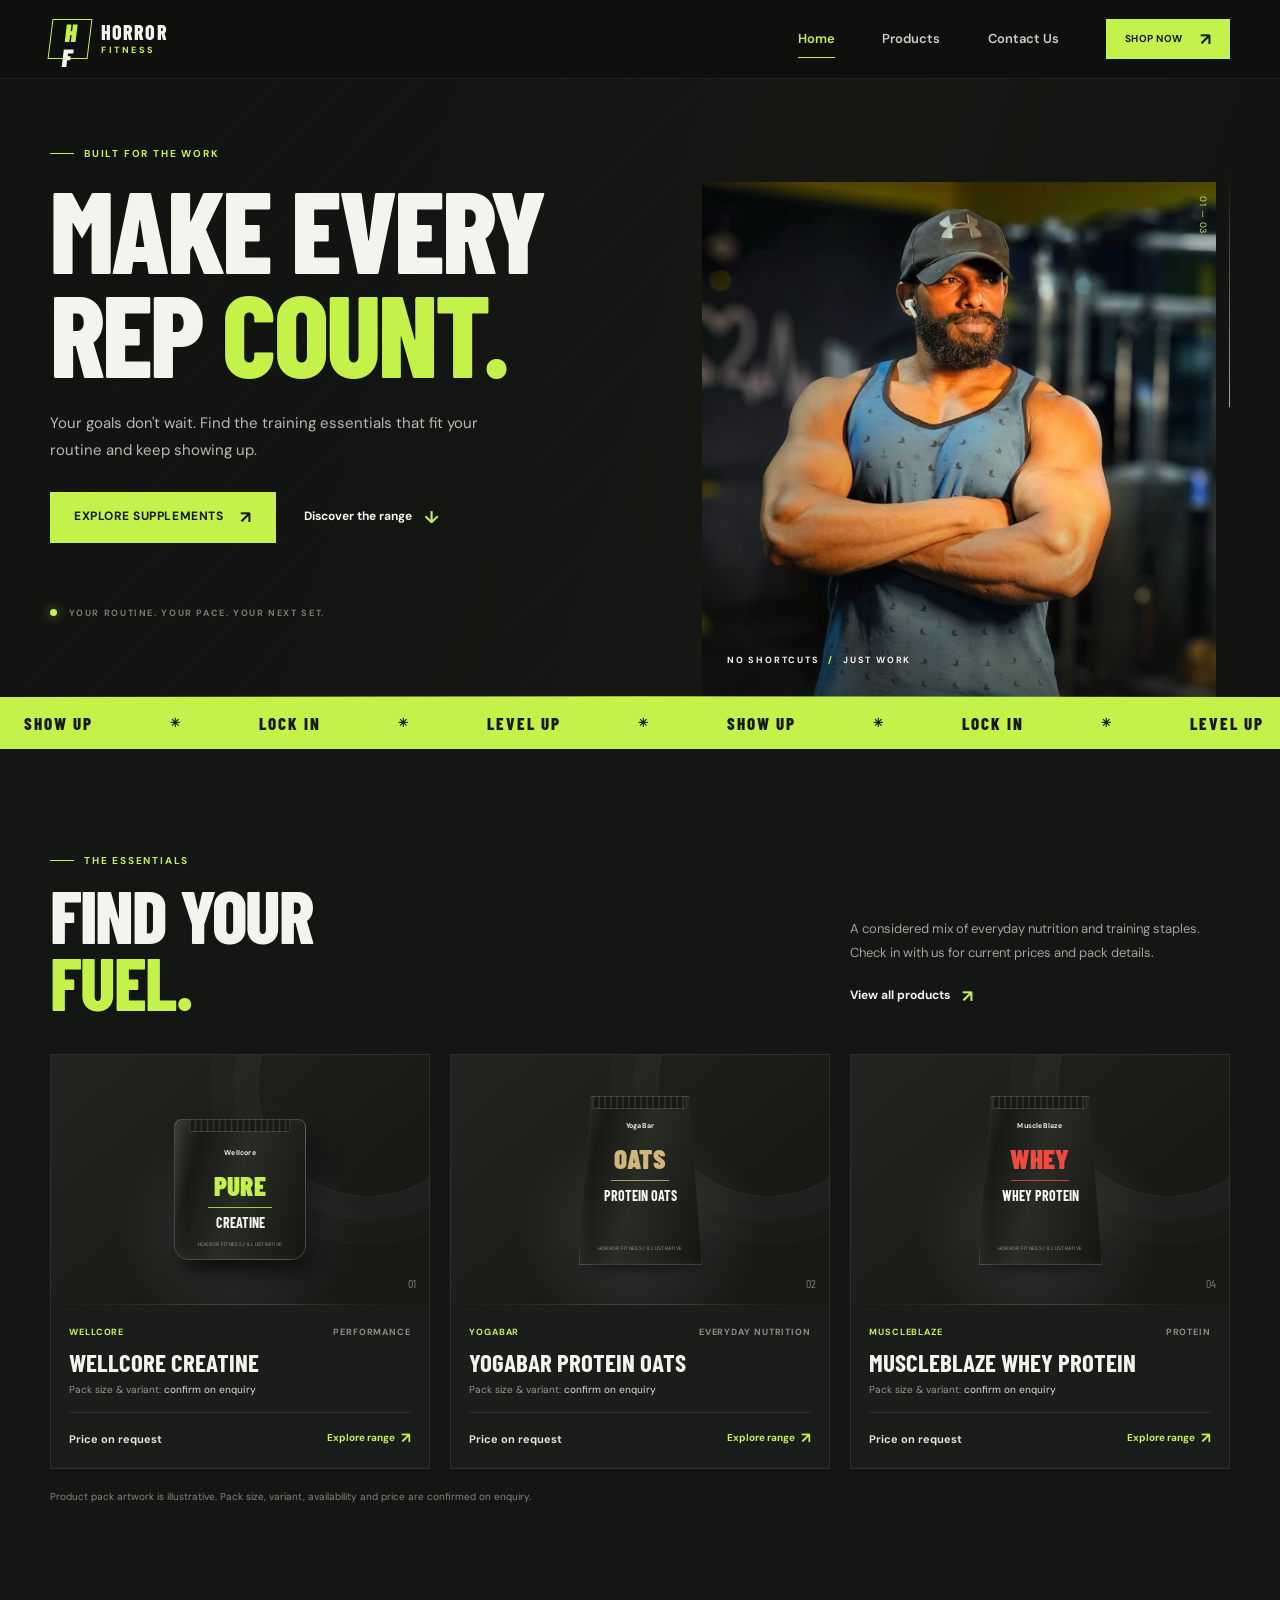
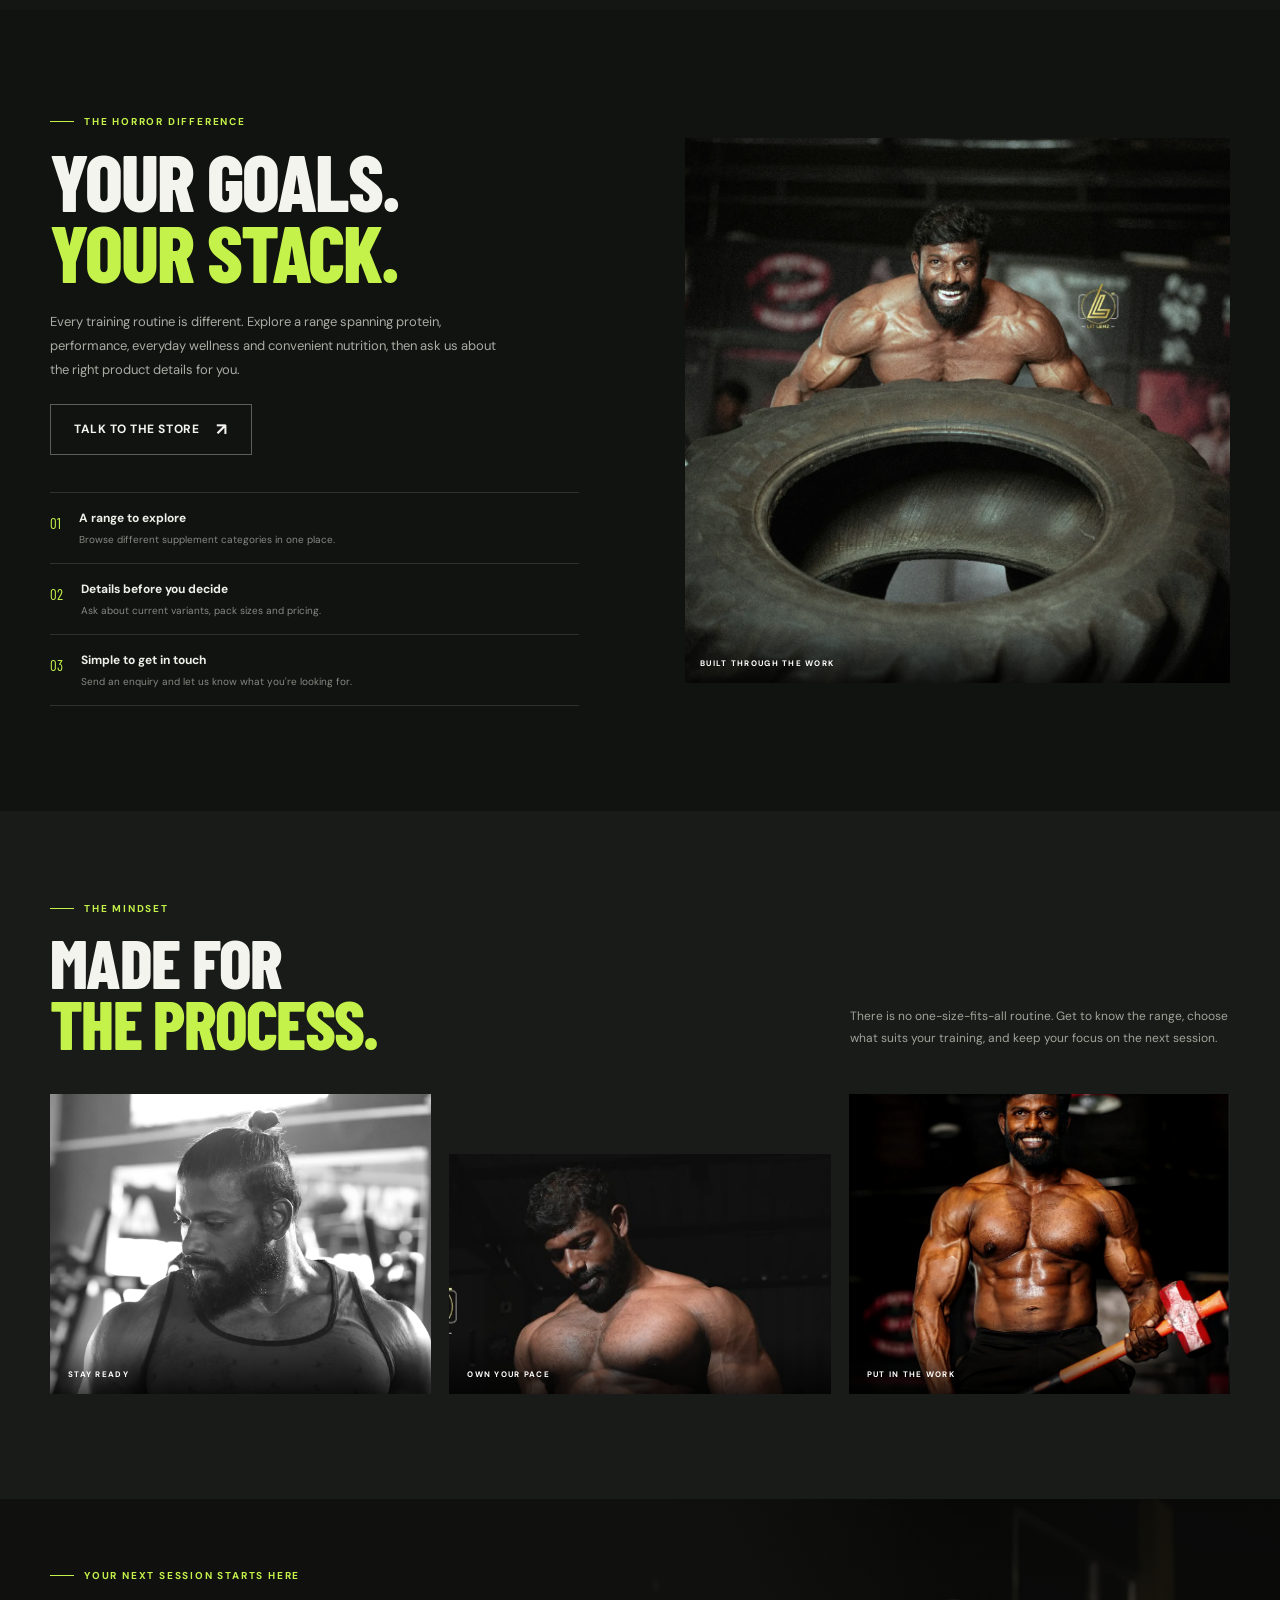
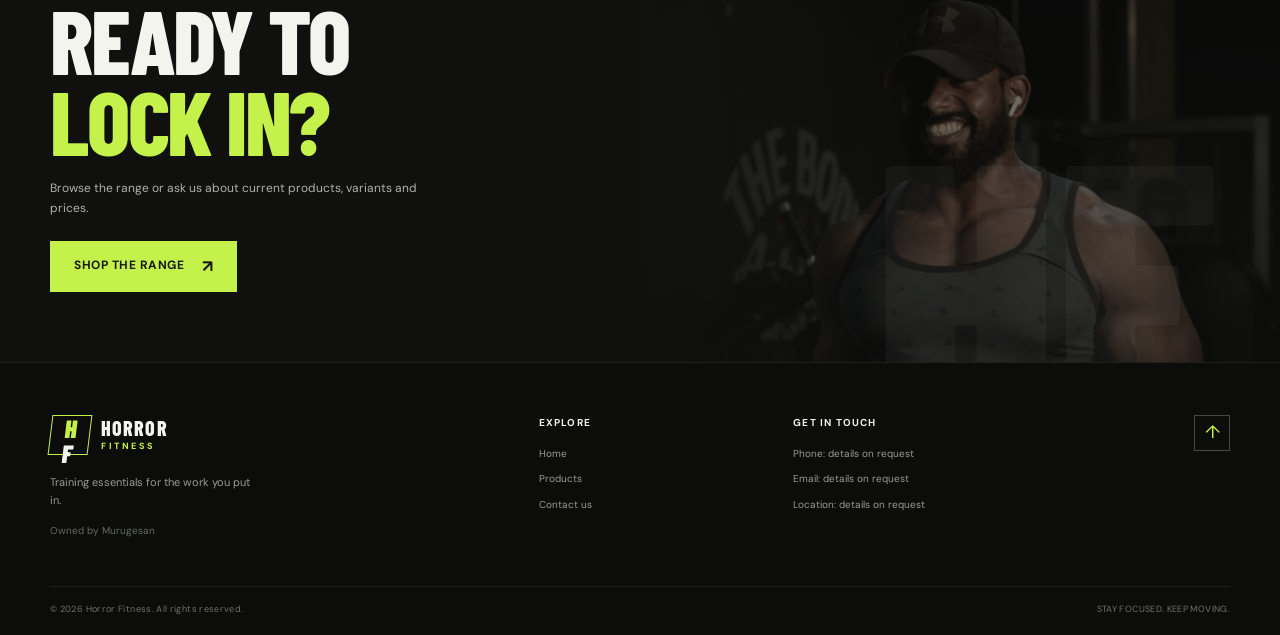
<file: index.html>
<!doctype html>
<html lang="en">
<head>
  <meta charset="utf-8">
  <meta name="viewport" content="width=device-width, initial-scale=1">
  <meta name="theme-color" content="#10110f">
  <meta name="description" content="Horror Fitness by Murugesan — supplements for your next training session. Explore the range and enquire about availability.">
  <title>Horror Fitness | Fuel Your Next Session</title>
  <link rel="stylesheet" href="css/style.css">
  <script src="js/script.js" defer></script>
</head>
<body>
  <a class="skip-link" href="#main">Skip to content</a>
  <header class="site-header">
    <div class="container nav-shell">
      <a class="brand" href="index.html" aria-label="Horror Fitness home">
        <span class="brand-mark" aria-hidden="true">H<span>F</span></span>
        <span class="brand-name">HORROR<span>FITNESS</span></span>
      </a>
      <button class="nav-toggle" type="button" aria-expanded="false" aria-controls="primary-nav">
        <span class="sr-only">Toggle navigation</span>
        <span></span><span></span>
      </button>
      <nav class="primary-nav" id="primary-nav" aria-label="Main navigation">
        <a class="nav-link is-current" href="index.html" aria-current="page">Home</a>
        <a class="nav-link" href="products.html">Products</a>
        <a class="nav-link" href="contact.html">Contact Us</a>
        <a class="button button-small button-lime" href="products.html">Shop now <span aria-hidden="true">↗</span></a>
      </nav>
    </div>
  </header>

  <main id="main">
    <section class="hero">
      <div class="container hero-grid">
        <div class="hero-copy">
          <p class="eyebrow"><span class="eyebrow-line"></span> Built for the work</p>
          <h1>MAKE EVERY<br>REP <span>COUNT.</span></h1>
          <p class="hero-lede">Your goals don't wait. Find the training essentials that fit your routine and keep showing up.</p>
          <div class="hero-actions">
            <a class="button button-lime" href="products.html">Explore supplements <span aria-hidden="true">↗</span></a>
            <a class="text-link" href="#featured">Discover the range <span aria-hidden="true">↓</span></a>
          </div>
          <div class="hero-note"><span class="status-dot"></span> YOUR ROUTINE. YOUR PACE. YOUR NEXT SET.</div>
        </div>
        <div class="hero-visual">
          <div class="hero-image-frame">
            <img src="assets/images/hero-athlete.png" alt="Athlete standing confidently in a gym" fetchpriority="high">
          </div>
          <span class="hero-image-label">NO SHORTCUTS <span aria-hidden="true">/</span> JUST WORK</span>
          <span class="hero-index" aria-hidden="true">01 — 03</span>
        </div>
      </div>
      <div class="hero-floor" aria-hidden="true"></div>
    </section>

    <section class="ticker" aria-label="Horror Fitness motto">
      <div class="ticker-track"><span>SHOW UP</span><i>✳</i><span>LOCK IN</span><i>✳</i><span>LEVEL UP</span><i>✳</i><span>SHOW UP</span><i>✳</i><span>LOCK IN</span><i>✳</i><span>LEVEL UP</span><i>✳</i></div>
    </section>

    <section class="section section-featured" id="featured">
      <div class="container">
        <div class="section-heading reveal">
          <div>
            <p class="eyebrow"><span class="eyebrow-line"></span> The essentials</p>
            <h2>FIND YOUR<br><span>FUEL.</span></h2>
          </div>
          <div class="section-heading-side">
            <p>A considered mix of everyday nutrition and training staples. Check in with us for current prices and pack details.</p>
            <a class="text-link" href="products.html">View all products <span aria-hidden="true">↗</span></a>
          </div>
        </div>
        <div class="product-grid featured-grid" data-featured-products></div>
        <p class="catalogue-note">Product pack artwork is illustrative. Pack size, variant, availability and price are confirmed on enquiry.</p>
      </div>
    </section>

    <section class="section section-why">
      <div class="container why-layout">
        <div class="why-copy reveal">
          <p class="eyebrow"><span class="eyebrow-line"></span> The Horror difference</p>
          <h2>YOUR GOALS.<br><span>YOUR STACK.</span></h2>
          <p class="body-copy">Every training routine is different. Explore a range spanning protein, performance, everyday wellness and convenient nutrition, then ask us about the right product details for you.</p>
          <a class="button button-outline" href="contact.html">Talk to the store <span aria-hidden="true">↗</span></a>
          <div class="benefit-list">
            <div><span class="benefit-number">01</span><span><strong>A range to explore</strong><small>Browse different supplement categories in one place.</small></span></div>
            <div><span class="benefit-number">02</span><span><strong>Details before you decide</strong><small>Ask about current variants, pack sizes and pricing.</small></span></div>
            <div><span class="benefit-number">03</span><span><strong>Simple to get in touch</strong><small>Send an enquiry and let us know what you're looking for.</small></span></div>
          </div>
        </div>
        <div class="photo-mosaic reveal" aria-label="Horror Fitness training moments">
          <figure class="why-photo">
            <img src="assets/images/tire-training.png" alt="Athlete working with a heavy training tire" loading="lazy">
            <figcaption>BUILT THROUGH THE WORK</figcaption>
          </figure>
        </div>
      </div>
    </section>

    <section class="section training-strip">
      <div class="container">
        <div class="strip-top reveal">
          <div><p class="eyebrow"><span class="eyebrow-line"></span> The mindset</p><h2>MADE FOR<br><span>THE PROCESS.</span></h2></div>
          <p>There is no one-size-fits-all routine. Get to know the range, choose what suits your training, and keep your focus on the next session.</p>
        </div>
        <div class="training-gallery">
          <figure class="gallery-card gallery-tall reveal"><img src="assets/images/athlete-mono.png" alt="Black-and-white portrait of an athlete at the gym" loading="lazy"><figcaption>STAY READY</figcaption></figure>
          <figure class="gallery-card gallery-short reveal"><img src="assets/images/dumbbell-training.png" alt="Athlete holding dumbbells after a training set" loading="lazy"><figcaption>OWN YOUR PACE</figcaption></figure>
          <figure class="gallery-card gallery-tall reveal"><img src="assets/images/hammer-training.png" alt="Athlete holding a training hammer" loading="lazy"><figcaption>PUT IN THE WORK</figcaption></figure>
        </div>
      </div>
    </section>

    <section class="promo-banner">
      <div class="promo-image" aria-hidden="true"><img src="assets/images/barbell-training.png" alt="" loading="lazy"></div>
      <div class="container promo-content reveal">
        <p class="eyebrow"><span class="eyebrow-line"></span> Your next session starts here</p>
        <h2>READY TO<br><span>LOCK IN?</span></h2>
        <p>Browse the range or ask us about current products, variants and prices.</p>
        <a class="button button-lime" href="products.html">Shop the range <span aria-hidden="true">↗</span></a>
      </div>
      <span class="promo-watermark" aria-hidden="true">HF</span>
    </section>
  </main>

  <footer class="site-footer">
    <div class="container footer-main">
      <div class="footer-brand">
        <a class="brand" href="index.html" aria-label="Horror Fitness home"><span class="brand-mark" aria-hidden="true">H<span>F</span></span><span class="brand-name">HORROR<span>FITNESS</span></span></a>
        <p>Training essentials for the work you put in.</p>
        <span class="owner-note">Owned by Murugesan</span>
      </div>
      <div class="footer-column"><h2>Explore</h2><a href="index.html">Home</a><a href="products.html">Products</a><a href="contact.html">Contact us</a></div>
      <div class="footer-column"><h2>Get in touch</h2><a href="contact.html">Phone: details on request</a><a href="contact.html">Email: details on request</a><a href="contact.html">Location: details on request</a></div>
      <a class="back-top" href="#main" aria-label="Back to top">↑</a>
    </div>
    <div class="container footer-bottom"><span>© <span data-year>2026</span> Horror Fitness. All rights reserved.</span><span>STAY FOCUSED. KEEP MOVING.</span></div>
  </footer>
</body>
</html>
</file>
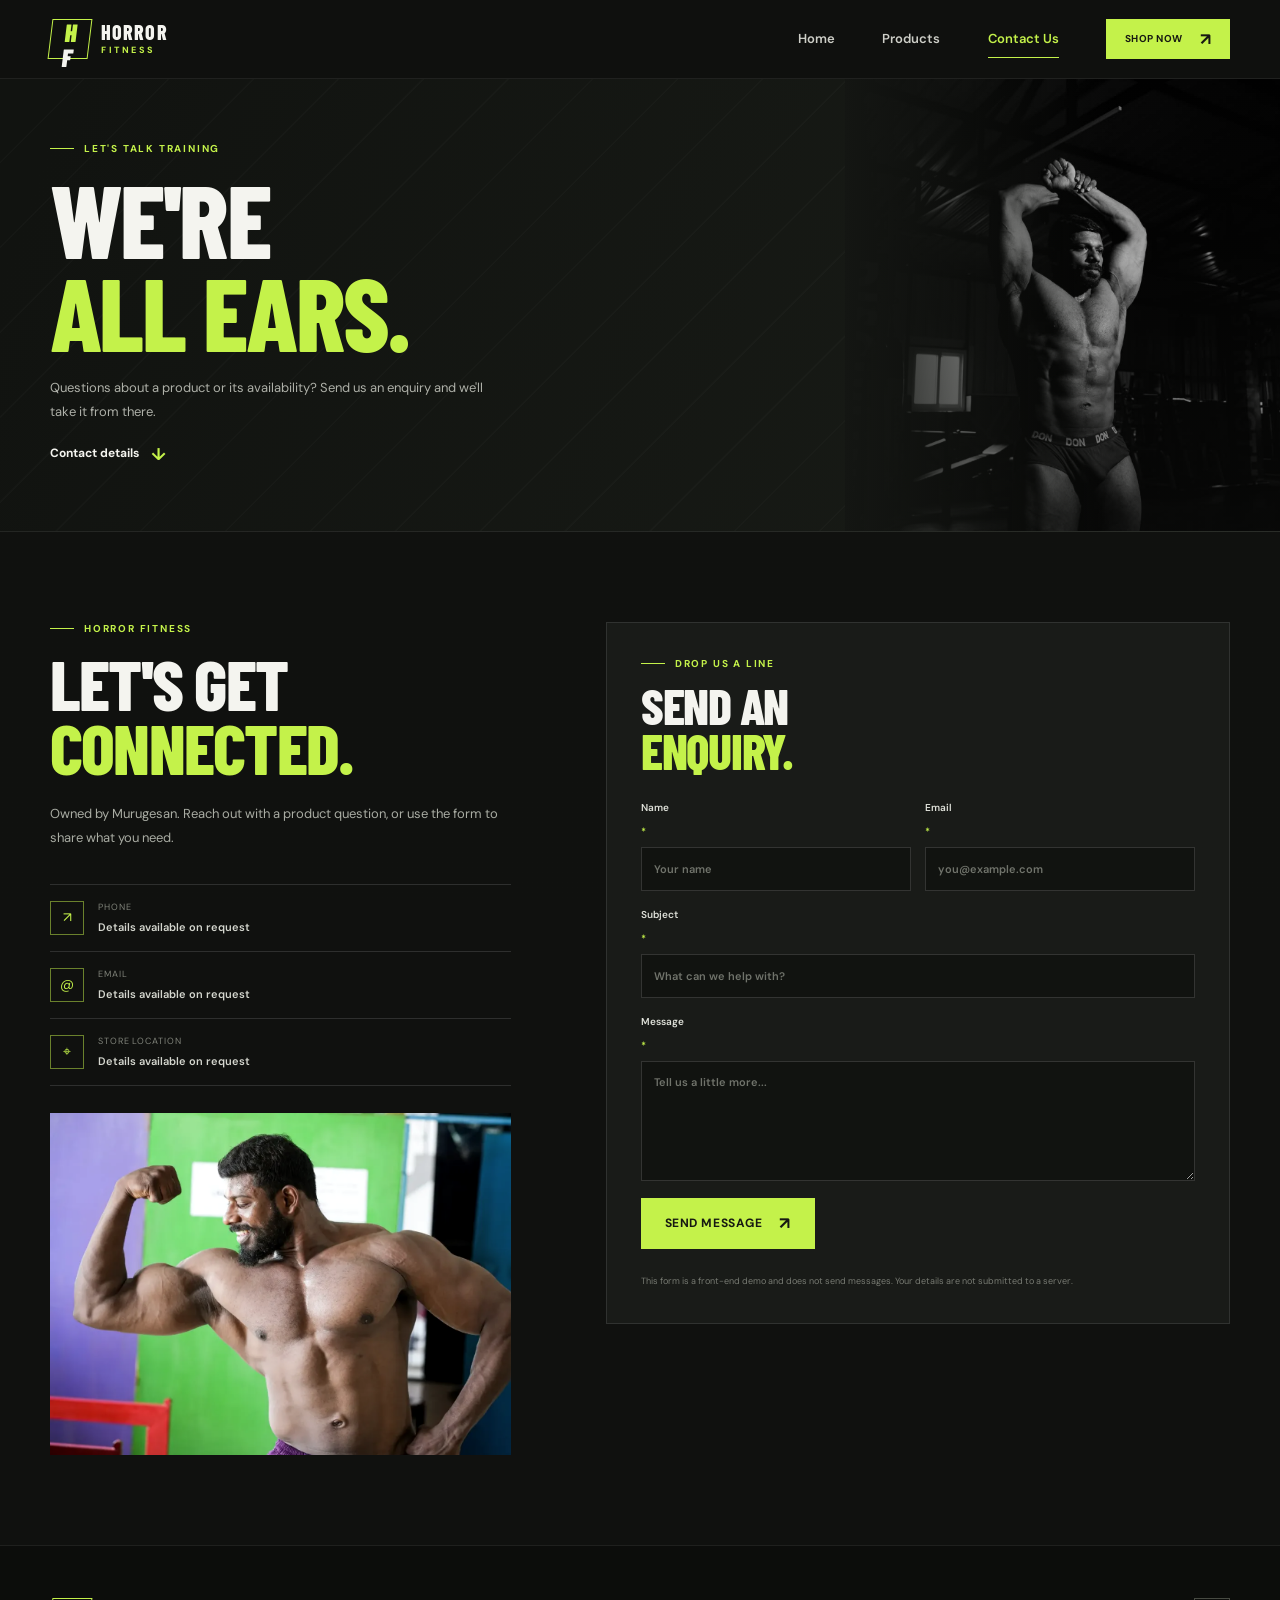
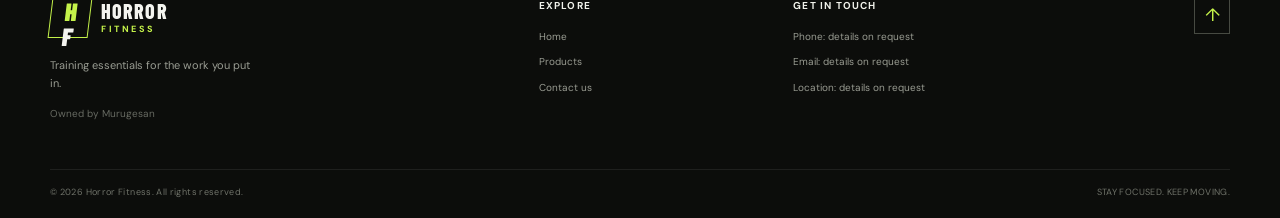
<file: contact.html>
<!doctype html>
<html lang="en">
<head>
  <meta charset="utf-8">
  <meta name="viewport" content="width=device-width, initial-scale=1">
  <meta name="theme-color" content="#10110f">
  <meta name="description" content="Contact Horror Fitness, owned by Murugesan, with a question about supplements or product availability.">
  <title>Contact Us | Horror Fitness</title>
  <link rel="stylesheet" href="css/style.css">
  <script src="js/script.js" defer></script>
</head>
<body>
  <a class="skip-link" href="#main">Skip to content</a>
  <header class="site-header">
    <div class="container nav-shell">
      <a class="brand" href="index.html" aria-label="Horror Fitness home"><span class="brand-mark" aria-hidden="true">H<span>F</span></span><span class="brand-name">HORROR<span>FITNESS</span></span></a>
      <button class="nav-toggle" type="button" aria-expanded="false" aria-controls="primary-nav"><span class="sr-only">Toggle navigation</span><span></span><span></span></button>
      <nav class="primary-nav" id="primary-nav" aria-label="Main navigation">
        <a class="nav-link" href="index.html">Home</a>
        <a class="nav-link" href="products.html">Products</a>
        <a class="nav-link is-current" href="contact.html" aria-current="page">Contact Us</a>
        <a class="button button-small button-lime" href="products.html">Shop now <span aria-hidden="true">↗</span></a>
      </nav>
    </div>
  </header>

  <main id="main">
    <section class="page-hero contact-hero">
      <div class="container page-hero-content">
        <p class="eyebrow"><span class="eyebrow-line"></span> Let's talk training</p>
        <h1>WE'RE<br><span>ALL EARS.</span></h1>
        <p>Questions about a product or its availability? Send us an enquiry and we'll take it from there.</p>
        <a class="text-link" href="#contact-details">Contact details <span aria-hidden="true">↓</span></a>
      </div>
      <div class="contact-hero-image"><img src="assets/images/pose-mono.png" alt="Athlete posing in a gym" fetchpriority="high"></div>
    </section>

    <section class="section contact-section" id="contact-details">
      <div class="container contact-layout">
        <div class="contact-info reveal">
          <p class="eyebrow"><span class="eyebrow-line"></span> Horror Fitness</p>
          <h2>LET'S GET<br><span>CONNECTED.</span></h2>
          <p class="body-copy">Owned by Murugesan. Reach out with a product question, or use the form to share what you need.</p>
          <div class="contact-detail-list">
            <div><span class="detail-icon" aria-hidden="true">↗</span><span><small>Phone</small><strong>Details available on request</strong></span></div>
            <div><span class="detail-icon" aria-hidden="true">@</span><span><small>Email</small><strong>Details available on request</strong></span></div>
            <div><span class="detail-icon" aria-hidden="true">⌖</span><span><small>Store location</small><strong>Details available on request</strong></span></div>
          </div>
          <div class="contact-photo-row" aria-label="Horror Fitness training photography">
            <img src="assets/images/flex-training.png" alt="Athlete flexing during a training session" loading="lazy">
          </div>
        </div>
        <div class="form-card reveal">
          <div class="form-heading"><p class="eyebrow"><span class="eyebrow-line"></span> Drop us a line</p><h2>SEND AN<br><span>ENQUIRY.</span></h2></div>
          <form id="contact-form" novalidate>
            <div class="form-row">
              <label for="contact-name">Name <span aria-hidden="true">*</span><input id="contact-name" name="name" type="text" autocomplete="name" required minlength="2" maxlength="80" placeholder="Your name"></label>
              <label for="contact-email">Email <span aria-hidden="true">*</span><input id="contact-email" name="email" type="email" autocomplete="email" required maxlength="254" placeholder="you@example.com"></label>
            </div>
            <label for="contact-subject">Subject <span aria-hidden="true">*</span><input id="contact-subject" name="subject" type="text" required minlength="3" maxlength="120" placeholder="What can we help with?"></label>
            <label for="contact-message">Message <span aria-hidden="true">*</span><textarea id="contact-message" name="message" rows="5" required minlength="10" maxlength="2000" placeholder="Tell us a little more..."></textarea></label>
            <button class="button button-lime form-submit" type="submit">Send message <span aria-hidden="true">↗</span></button>
            <p class="form-feedback" data-form-feedback role="status" aria-live="polite"></p>
            <p class="form-disclaimer">This form is a front-end demo and does not send messages. Your details are not submitted to a server.</p>
          </form>
        </div>
      </div>
    </section>
  </main>

  <footer class="site-footer">
    <div class="container footer-main">
      <div class="footer-brand"><a class="brand" href="index.html" aria-label="Horror Fitness home"><span class="brand-mark" aria-hidden="true">H<span>F</span></span><span class="brand-name">HORROR<span>FITNESS</span></span></a><p>Training essentials for the work you put in.</p><span class="owner-note">Owned by Murugesan</span></div>
      <div class="footer-column"><h2>Explore</h2><a href="index.html">Home</a><a href="products.html">Products</a><a href="contact.html">Contact us</a></div>
      <div class="footer-column"><h2>Get in touch</h2><a href="#contact-details">Phone: details on request</a><a href="#contact-details">Email: details on request</a><a href="#contact-details">Location: details on request</a></div>
      <a class="back-top" href="#main" aria-label="Back to top">↑</a>
    </div>
    <div class="container footer-bottom"><span>© <span data-year>2026</span> Horror Fitness. All rights reserved.</span><span>STAY FOCUSED. KEEP MOVING.</span></div>
  </footer>
</body>
</html>
</file>
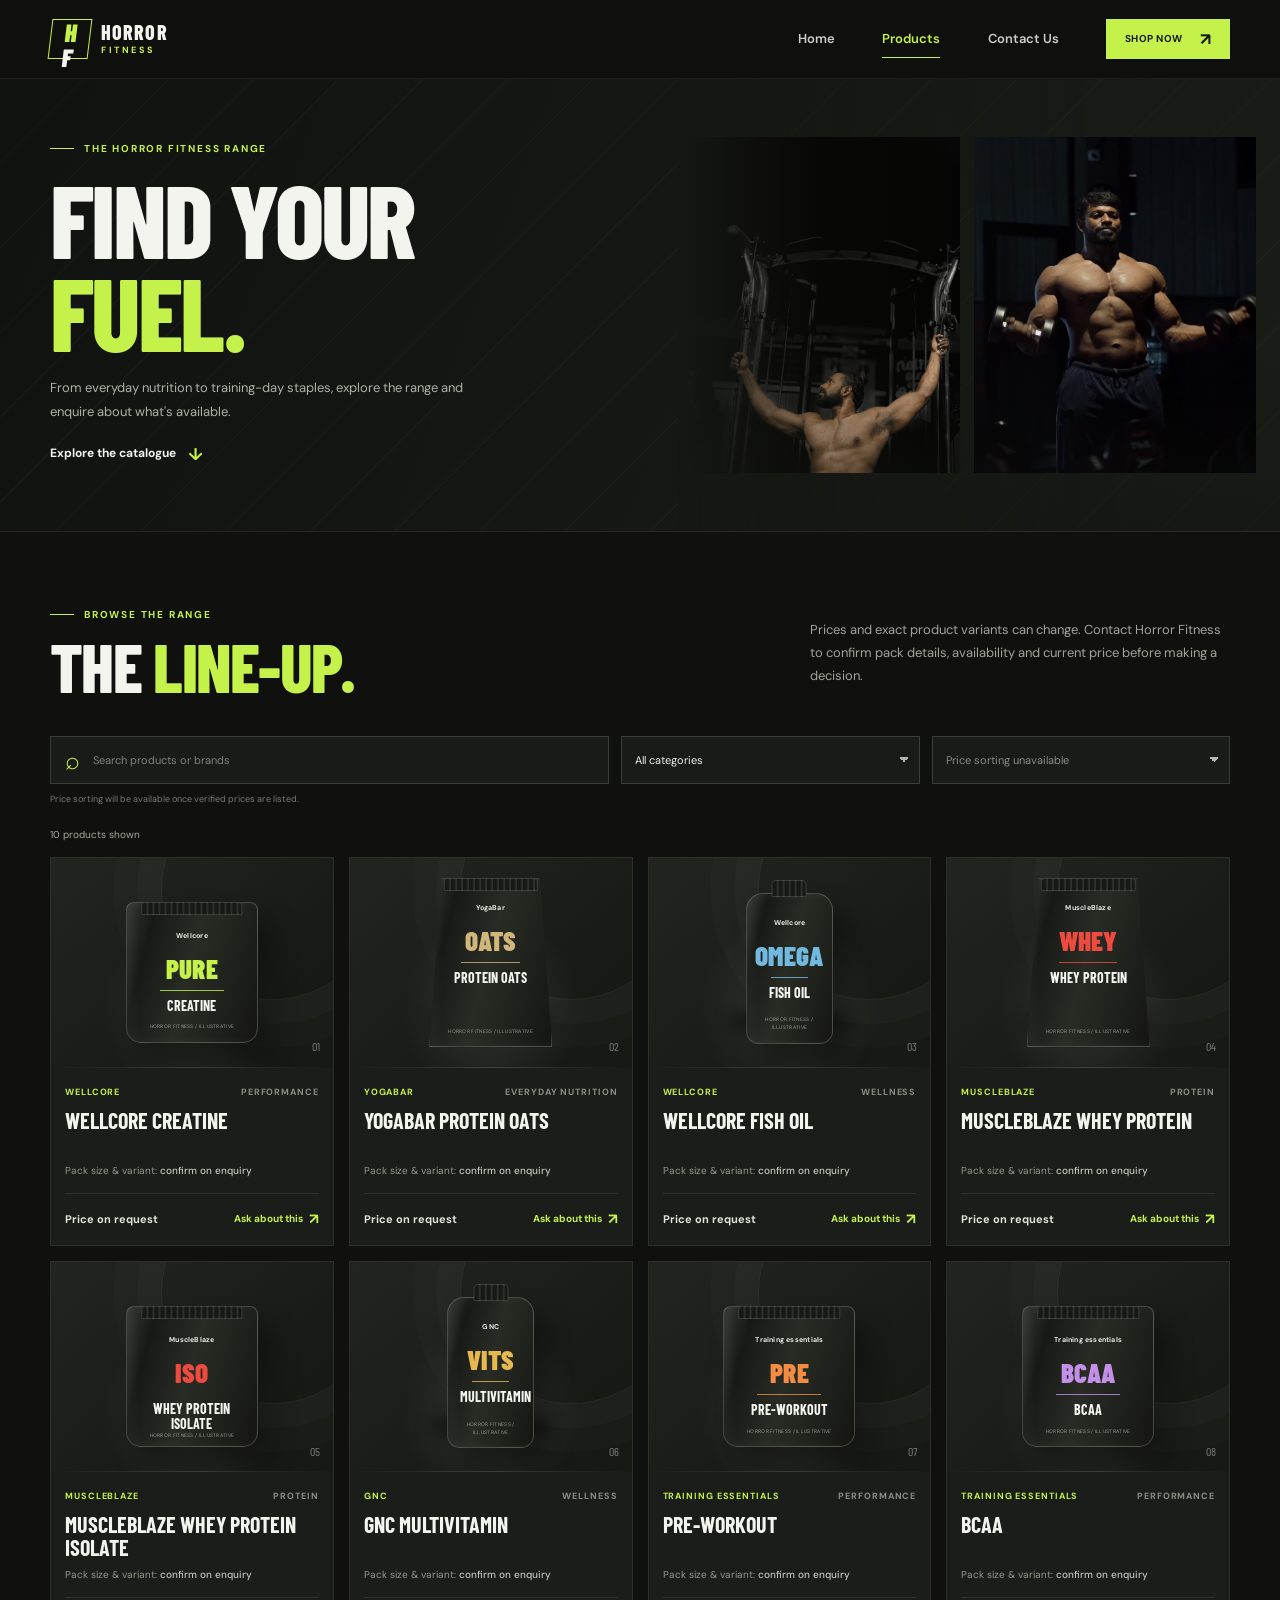
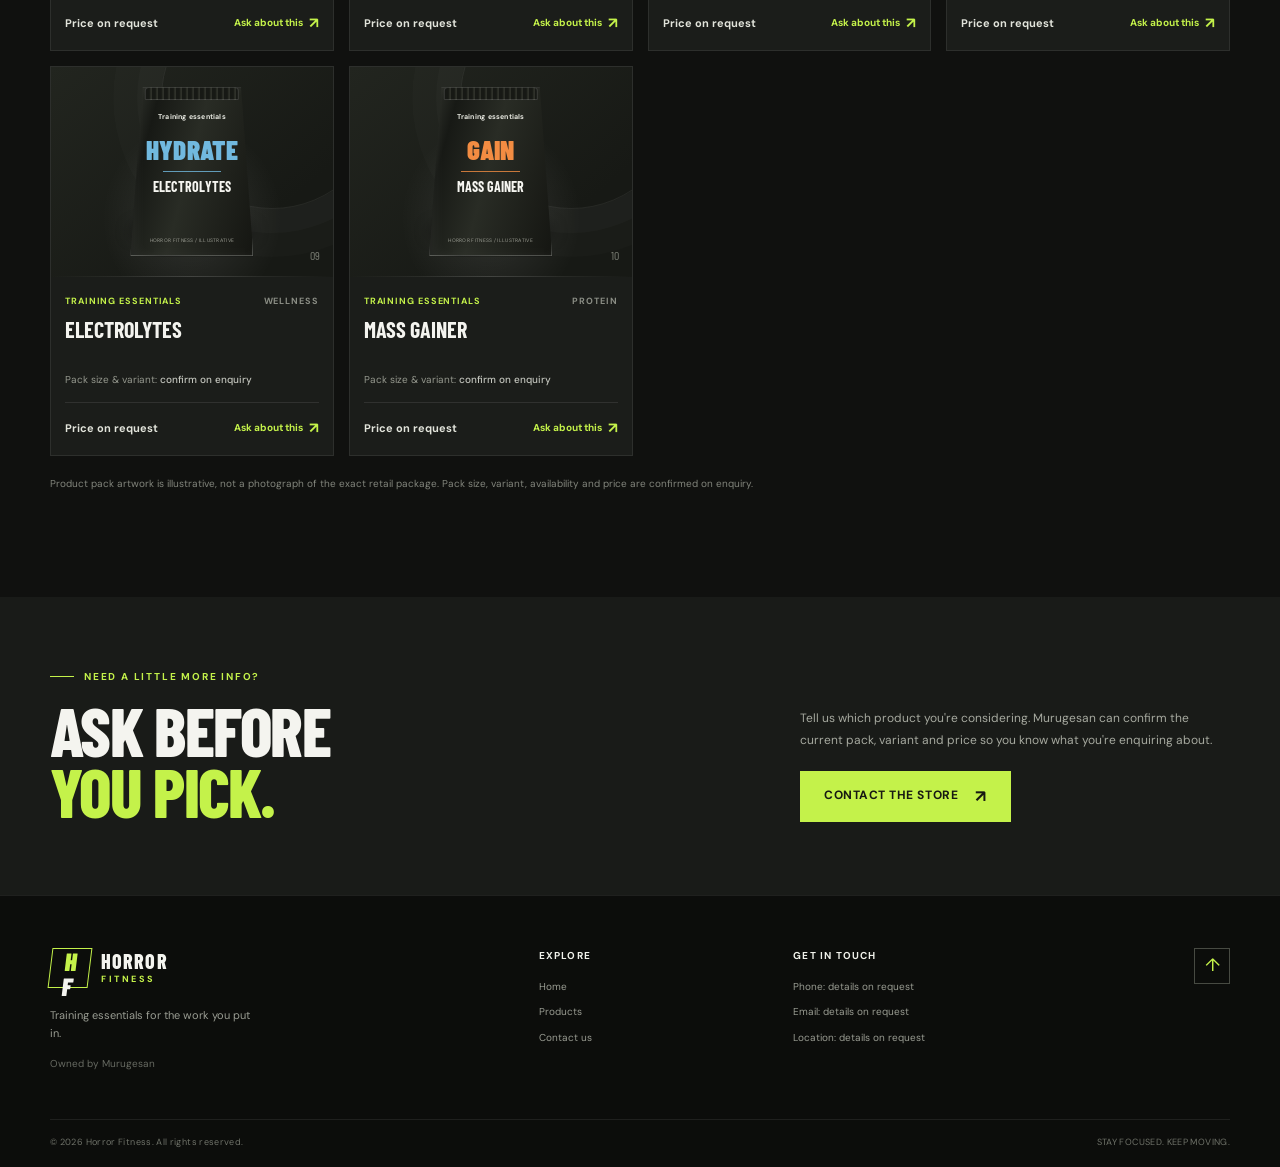
<file: products.html>
<!doctype html>
<html lang="en">
<head>
  <meta charset="utf-8">
  <meta name="viewport" content="width=device-width, initial-scale=1">
  <meta name="theme-color" content="#10110f">
  <meta name="description" content="Explore the Horror Fitness supplement range, including protein, creatine, wellness and training essentials.">
  <title>Products | Horror Fitness</title>
  <link rel="stylesheet" href="css/style.css">
  <script src="js/script.js" defer></script>
</head>
<body>
  <a class="skip-link" href="#main">Skip to content</a>
  <header class="site-header">
    <div class="container nav-shell">
      <a class="brand" href="index.html" aria-label="Horror Fitness home"><span class="brand-mark" aria-hidden="true">H<span>F</span></span><span class="brand-name">HORROR<span>FITNESS</span></span></a>
      <button class="nav-toggle" type="button" aria-expanded="false" aria-controls="primary-nav"><span class="sr-only">Toggle navigation</span><span></span><span></span></button>
      <nav class="primary-nav" id="primary-nav" aria-label="Main navigation">
        <a class="nav-link" href="index.html">Home</a>
        <a class="nav-link is-current" href="products.html" aria-current="page">Products</a>
        <a class="nav-link" href="contact.html">Contact Us</a>
        <a class="button button-small button-lime" href="#product-catalogue">Shop now <span aria-hidden="true">↗</span></a>
      </nav>
    </div>
  </header>

  <main id="main">
    <section class="page-hero products-hero">
      <div class="container page-hero-content">
        <p class="eyebrow"><span class="eyebrow-line"></span> The Horror Fitness range</p>
        <h1>FIND YOUR<br><span>FUEL.</span></h1>
        <p>From everyday nutrition to training-day staples, explore the range and enquire about what's available.</p>
        <a class="text-link" href="#product-catalogue">Explore the catalogue <span aria-hidden="true">↓</span></a>
      </div>
      <div class="page-hero-collage" aria-hidden="true">
        <img class="collage-cable" src="assets/images/cable-training.png" alt="" fetchpriority="high">
        <img class="collage-curl" src="assets/images/curl-training.png" alt="" fetchpriority="high">
      </div>
    </section>

    <section class="section catalogue-section" id="product-catalogue">
      <div class="container">
        <div class="section-heading catalogue-heading reveal">
          <div><p class="eyebrow"><span class="eyebrow-line"></span> Browse the range</p><h2>THE <span>LINE-UP.</span></h2></div>
          <p class="catalogue-intro">Prices and exact product variants can change. Contact Horror Fitness to confirm pack details, availability and current price before making a decision.</p>
        </div>
        <div class="catalogue-controls reveal">
          <label class="search-field"><span class="sr-only">Search products</span><span class="search-icon" aria-hidden="true">⌕</span><input type="search" id="product-search" placeholder="Search products or brands" autocomplete="off"></label>
          <label class="select-field"><span class="sr-only">Filter by category</span><select id="category-filter"><option value="all">All categories</option><option value="protein">Protein</option><option value="performance">Performance</option><option value="wellness">Wellness</option><option value="nutrition">Everyday nutrition</option></select></label>
          <label class="select-field sort-field"><span class="sr-only">Sort products by price</span><select id="price-sort" disabled aria-describedby="sort-note"><option>Price sorting unavailable</option></select></label>
        </div>
        <p class="sort-note" id="sort-note">Price sorting will be available once verified prices are listed.</p>
        <p class="results-count" aria-live="polite" data-results-count></p>
        <div class="product-grid catalogue-grid" data-product-list></div>
        <p class="empty-state" data-empty-state hidden>No products match that search. Try another name or category.</p>
        <p class="catalogue-note">Product pack artwork is illustrative, not a photograph of the exact retail package. Pack size, variant, availability and price are confirmed on enquiry.</p>
      </div>
    </section>

    <section class="section product-prompt">
      <div class="container prompt-inner reveal">
        <div><p class="eyebrow"><span class="eyebrow-line"></span> Need a little more info?</p><h2>ASK BEFORE<br><span>YOU PICK.</span></h2></div>
        <div class="prompt-copy"><p>Tell us which product you're considering. Murugesan can confirm the current pack, variant and price so you know what you're enquiring about.</p><a class="button button-lime" href="contact.html">Contact the store <span aria-hidden="true">↗</span></a></div>
      </div>
    </section>
  </main>

  <footer class="site-footer">
    <div class="container footer-main">
      <div class="footer-brand"><a class="brand" href="index.html" aria-label="Horror Fitness home"><span class="brand-mark" aria-hidden="true">H<span>F</span></span><span class="brand-name">HORROR<span>FITNESS</span></span></a><p>Training essentials for the work you put in.</p><span class="owner-note">Owned by Murugesan</span></div>
      <div class="footer-column"><h2>Explore</h2><a href="index.html">Home</a><a href="products.html">Products</a><a href="contact.html">Contact us</a></div>
      <div class="footer-column"><h2>Get in touch</h2><a href="contact.html">Phone: details on request</a><a href="contact.html">Email: details on request</a><a href="contact.html">Location: details on request</a></div>
      <a class="back-top" href="#main" aria-label="Back to top">↑</a>
    </div>
    <div class="container footer-bottom"><span>© <span data-year>2026</span> Horror Fitness. All rights reserved.</span><span>STAY FOCUSED. KEEP MOVING.</span></div>
  </footer>
</body>
</html>
</file>
<file: css/style.css>
@import url("https://fonts.googleapis.com/css2?family=Barlow+Condensed:wght@500;600;700;800;900&family=DM+Sans:wght@400;500;600;700&display=swap");

:root {
  color-scheme: dark;
  --bg: #10110f;
  --bg-soft: #171916;
  --surface: #1b1e1a;
  --surface-bright: #222520;
  --lime: #c4f24a;
  --lime-dark: #a8d735;
  --text: #f4f4ef;
  --muted: #a0a39a;
  --line: rgba(255, 255, 255, .13);
  --display: "Barlow Condensed", Impact, "Arial Narrow", sans-serif;
  --body: "DM Sans", Arial, sans-serif;
  --content: 1180px;
}

* { box-sizing: border-box; }

html { scroll-behavior: smooth; scroll-padding-top: 88px; }

body {
  margin: 0;
  background: var(--bg);
  color: var(--text);
  font-family: var(--body);
  font-size: 15px;
  line-height: 1.65;
  overflow-x: hidden;
}

body::before {
  position: fixed;
  z-index: -1;
  inset: 0;
  background-image: radial-gradient(rgba(255,255,255,.045) .65px, transparent .65px);
  background-size: 5px 5px;
  content: "";
  opacity: .15;
  pointer-events: none;
}

img { display: block; max-width: 100%; }
a { color: inherit; text-decoration: none; }
button, input, select, textarea { font: inherit; }
button, a, input, select, textarea { -webkit-tap-highlight-color: transparent; }
::selection { background: var(--lime); color: #141510; }

.container { width: min(var(--content), calc(100% - 48px)); margin-inline: auto; }
.sr-only { position: absolute; width: 1px; height: 1px; overflow: hidden; clip: rect(0,0,0,0); white-space: nowrap; }
.skip-link { position: fixed; z-index: 20; top: 10px; left: 10px; padding: 10px 16px; transform: translateY(-150%); background: var(--lime); color: #141510; font-weight: 700; }
.skip-link:focus { transform: translateY(0); }

:focus-visible { outline: 2px solid var(--lime); outline-offset: 4px; }

.site-header { position: relative; z-index: 10; border-bottom: 1px solid rgba(255,255,255,.07); background: rgba(16,17,15,.92); }
.nav-shell { min-height: 78px; display: flex; align-items: center; justify-content: space-between; gap: 32px; }
.brand { display: inline-flex; align-items: center; gap: 11px; flex-shrink: 0; }
.brand-mark { width: 40px; height: 40px; display: grid; place-items: center; position: relative; border: 1px solid var(--lime); color: var(--lime); font-family: var(--display); font-size: 25px; font-weight: 900; line-height: 1; transform: skew(-7deg); }
.brand-mark span { color: var(--text); }
.brand-name { display: grid; color: var(--text); font-family: var(--display); font-size: 20px; font-weight: 800; letter-spacing: .055em; line-height: .9; }
.brand-name span { margin-top: 5px; color: var(--lime); font-family: var(--body); font-size: 9px; letter-spacing: .28em; }
.primary-nav { display: flex; align-items: center; gap: clamp(22px, 3.7vw, 52px); }
.nav-link { position: relative; padding-block: 8px; color: #cdcec7; font-size: 13px; font-weight: 600; transition: color .2s ease; }
.nav-link::after { position: absolute; right: 0; bottom: 0; left: 0; height: 1px; transform: scaleX(0); transform-origin: left; background: var(--lime); content: ""; transition: transform .2s ease; }
.nav-link:hover, .nav-link.is-current { color: var(--lime); }
.nav-link:hover::after, .nav-link.is-current::after { transform: scaleX(1); }
.nav-toggle { display: none; }

.button { min-height: 51px; padding: 0 23px; display: inline-flex; align-items: center; justify-content: center; gap: 17px; border: 1px solid transparent; cursor: pointer; font-size: 12px; font-weight: 700; letter-spacing: .045em; text-transform: uppercase; transition: color .2s ease, background .2s ease, border-color .2s ease, transform .2s ease; }
.button:hover { transform: translateY(-2px); }
.button span { font-size: 17px; line-height: 1; }
.button-lime { background: var(--lime); color: #171912; }
.button-lime:hover { background: #d7ff65; }
.button-small { min-height: 40px; padding-inline: 18px; font-size: 10px; }
.button-outline { border-color: rgba(255,255,255,.32); color: var(--text); }
.button-outline:hover { border-color: var(--lime); color: var(--lime); }
.text-link { display: inline-flex; align-items: center; gap: 12px; color: var(--text); font-size: 12px; font-weight: 700; transition: color .2s ease; }
.text-link span { color: var(--lime); font-size: 17px; transition: transform .2s ease; }
.text-link:hover { color: var(--lime); }
.text-link:hover span { transform: translate(3px, -2px); }
.eyebrow { display: flex; align-items: center; gap: 10px; margin: 0 0 17px; color: var(--lime); font-size: 10px; font-weight: 700; letter-spacing: .18em; line-height: 1.3; text-transform: uppercase; }
.eyebrow-line { width: 24px; height: 1px; flex: 0 0 24px; background: var(--lime); }
h1, h2, h3, p, figure { margin-top: 0; }
h1, h2 { margin-bottom: 0; font-family: var(--display); font-weight: 800; letter-spacing: -.025em; line-height: .9; text-transform: uppercase; }
h1 { font-size: clamp(68px, 9vw, 124px); }
h2 { font-size: clamp(52px, 6.3vw, 82px); }
h1 span, h2 span { color: var(--lime); }

.hero { position: relative; min-height: 618px; overflow: hidden; background: linear-gradient(110deg, #111310 2%, #151713 59%, #111310 100%); }
.hero::before { position: absolute; top: 0; bottom: 0; left: 0; width: 60%; background: linear-gradient(90deg, rgba(16,17,15,.2), transparent), repeating-linear-gradient(135deg, transparent 0 48px, rgba(255,255,255,.012) 49px 50px); content: ""; pointer-events: none; }
.hero-grid { min-height: 618px; display: grid; grid-template-columns: 1fr .86fr; align-items: center; gap: 38px; }
.hero-copy { position: relative; z-index: 1; padding-block: 60px 68px; }
.hero-copy h1 { max-width: 670px; }
.hero-lede { max-width: 430px; margin: 25px 0 28px; color: #b7b9b2; font-size: 15px; line-height: 1.8; }
.hero-actions { display: flex; flex-wrap: wrap; align-items: center; gap: 28px; }
.hero-note { margin-top: 63px; color: #777b71; font-size: 9px; font-weight: 700; letter-spacing: .18em; }
.status-dot { width: 7px; height: 7px; display: inline-block; margin-right: 8px; border-radius: 50%; background: var(--lime); box-shadow: 0 0 12px rgba(196,242,74,.65); }
.hero-visual { position: relative; height: 515px; align-self: end; }
.hero-image-frame { position: absolute; inset: 0 14px 0 0; overflow: hidden; background: #242620; }
.hero-image-frame::after { position: absolute; inset: 0; background: linear-gradient(90deg, rgba(16,17,15,.3), transparent 47%), linear-gradient(0deg, rgba(16,17,15,.58), transparent 38%); content: ""; }
.hero-image-frame img { width: 100%; height: 100%; object-fit: cover; object-position: 50% 31%; }
.hero-visual::before { position: absolute; z-index: 2; top: -12px; right: 0; width: 1px; height: 46%; background: linear-gradient(180deg, transparent, rgba(196,242,74,.78)); content: ""; pointer-events: none; }
.hero-image-label { position: absolute; z-index: 2; bottom: 29px; left: 25px; font-size: 9px; font-weight: 700; letter-spacing: .2em; }
.hero-image-label span { margin: 0 5px; color: var(--lime); }
.hero-index { position: absolute; z-index: 2; top: 14px; right: 20px; color: var(--lime); font-size: 9px; letter-spacing: .1em; writing-mode: vertical-rl; }
.hero-floor { position: absolute; right: 0; bottom: 0; left: 0; height: 1px; background: linear-gradient(90deg, transparent, rgba(196,242,74,.75), transparent); }

.ticker { overflow: hidden; background: var(--lime); color: #171912; }
.ticker-track { min-width: max-content; display: flex; justify-content: space-around; align-items: center; gap: clamp(30px, 6vw, 92px); padding: 12px 24px; font-family: var(--display); font-size: 17px; font-weight: 800; letter-spacing: .12em; }
.ticker-track i { font-size: 12px; font-style: normal; }
.section { padding-block: 105px; }
.section-featured { background: #141613; }
.section-heading { display: flex; align-items: end; justify-content: space-between; gap: 36px; margin-bottom: 39px; }
.section-heading .eyebrow { margin-bottom: 15px; }
.section-heading h2 { font-size: clamp(50px, 6vw, 74px); }
.section-heading-side { width: min(380px, 38%); padding-bottom: 5px; }
.section-heading-side p, .catalogue-intro { margin-bottom: 18px; color: var(--muted); font-size: 13px; line-height: 1.8; }

.product-grid { display: grid; grid-template-columns: repeat(3, minmax(0, 1fr)); gap: 20px; }
.product-card { min-width: 0; display: flex; flex-direction: column; overflow: hidden; border: 1px solid rgba(255,255,255,.08); background: #1b1d1a; transition: border-color .25s ease, transform .25s ease; }
.product-card:hover { transform: translateY(-5px); border-color: rgba(196,242,74,.48); }
.product-card-visual-link { display: block; }
.product-art { height: 250px; position: relative; display: grid; place-items: center; overflow: hidden; background: radial-gradient(ellipse at 50% 72%, rgba(255,255,255,.11), transparent 45%), linear-gradient(140deg, #22251f, #171915 75%); }
.product-art::before { position: absolute; top: -80px; right: -50px; width: 220px; height: 220px; border: 1px solid rgba(255,255,255,.065); border-radius: 50%; box-shadow: 0 0 0 24px rgba(255,255,255,.018), 0 0 0 48px rgba(255,255,255,.012); content: ""; }
.product-art::after { position: absolute; inset: auto 0 0; height: 1px; background: linear-gradient(90deg, transparent, rgba(255,255,255,.15), transparent); content: ""; }
.pack-shadow { position: absolute; bottom: 38px; width: 124px; height: 16px; border-radius: 50%; background: rgba(0,0,0,.65); filter: blur(8px); }
.pack { position: relative; z-index: 1; width: 112px; height: 164px; padding: 22px 10px 10px; display: flex; flex-direction: column; align-items: center; border: 1px solid rgba(255,255,255,.2); background: linear-gradient(105deg, #33362f 0%, #171915 18%, #292c25 48%, #151612 100%); box-shadow: 13px 17px 24px rgba(0,0,0,.35), inset 7px 0 11px rgba(255,255,255,.045); color: #fff; text-align: center; transition: transform .3s ease; }
.product-card:hover .pack { transform: translateY(-4px); }
.pack-tub { width: 132px; height: 141px; margin-top: 19px; padding-top: 29px; border-radius: 8px 8px 15px 15px; }
.pack-bottle { width: 87px; height: 151px; margin-top: 11px; padding-top: 25px; border-radius: 17px 17px 13px 13px; }
.pack-pouch { width: 123px; height: 169px; padding-top: 25px; clip-path: polygon(10% 0,90% 0,100% 100%,0 100%); }
.pack-cap { position: absolute; top: -1px; left: 50%; width: 78%; height: 13px; transform: translateX(-50%); border: 1px solid rgba(255,255,255,.15); border-radius: 4px 4px 1px 1px; background: repeating-linear-gradient(90deg, #171915 0 4px, #34372f 5px 6px); }
.pack-bottle .pack-cap { top: -14px; width: 35px; height: 17px; border-radius: 5px 5px 1px 1px; }
.pack-brand { max-width: 100%; color: #e9eae2; font-size: 7px; font-weight: 700; letter-spacing: .03em; line-height: 1.15; text-wrap: balance; }
.pack-mark { margin-top: 15px; color: var(--accent, var(--lime)); font-family: var(--display); font-size: 27px; font-weight: 900; letter-spacing: .01em; line-height: 1; }
.pack-divider { width: 58%; height: 1px; margin: 8px 0; background: var(--accent, var(--lime)); opacity: .8; }
.pack-name { max-width: 94%; color: #f6f6f1; font-family: var(--display); font-size: 14px; font-weight: 700; line-height: 1.05; text-transform: uppercase; }
.pack-note { margin-top: auto; color: #999b91; font-size: 5px; letter-spacing: .06em; }
.art-lime { --accent: #c4f24a; }
.art-oat { --accent: #cfb67a; }
.art-blue { --accent: #71b9df; }
.art-red { --accent: #ed4a40; }
.art-gold { --accent: #e7b850; }
.art-orange { --accent: #f28c42; }
.art-purple { --accent: #c390e8; }
.art-index { position: absolute; right: 13px; bottom: 11px; color: #7a7d73; font-family: var(--display); font-size: 12px; }
.product-card-info { flex: 1; display: flex; flex-direction: column; padding: 20px 18px 17px; }
.product-meta { display: flex; justify-content: space-between; gap: 8px; color: var(--lime); font-size: 9px; font-weight: 700; letter-spacing: .1em; text-transform: uppercase; }
.product-meta span:last-child { color: #8b8e85; text-align: right; }
.product-card h3 { margin: 9px 0 7px; font-family: var(--display); font-size: 25px; font-weight: 700; line-height: 1.05; text-transform: uppercase; }
.product-variant { min-height: 30px; margin: 0; color: #95988e; font-size: 10px; line-height: 1.5; }
.product-variant strong { color: #c4c6be; font-weight: 500; }
.product-card-bottom { display: flex; align-items: center; justify-content: space-between; gap: 8px; margin-top: auto; padding-top: 13px; border-top: 1px solid rgba(255,255,255,.09); }
.product-price { color: #e2e4db; font-size: 11px; font-weight: 700; }
.card-link { display: inline-flex; align-items: center; gap: 6px; color: var(--lime); font-size: 10px; font-weight: 700; white-space: nowrap; }
.card-link span { font-size: 15px; transition: transform .2s ease; }
.card-link:hover span { transform: translate(2px, -2px); }
.catalogue-note { margin: 20px 0 0; color: #82857c; font-size: 10px; line-height: 1.6; }

.section-why { background: #111310; }
.why-layout { display: grid; grid-template-columns: 1fr 1.03fr; align-items: center; gap: 9%; }
.why-copy h2 { font-size: clamp(53px, 6.2vw, 79px); }
.body-copy { max-width: 450px; margin: 23px 0 22px; color: #a9aca3; font-size: 13px; line-height: 1.85; }
.benefit-list { margin-top: 37px; border-top: 1px solid var(--line); }
.benefit-list > div { display: flex; gap: 18px; padding: 16px 0; border-bottom: 1px solid var(--line); }
.benefit-number { padding-top: 2px; color: var(--lime); font-family: var(--display); font-size: 15px; }
.benefit-list strong, .benefit-list small { display: block; }
.benefit-list strong { color: #eeefe8; font-size: 12px; }
.benefit-list small { margin-top: 3px; color: #858980; font-size: 10px; line-height: 1.5; }
.photo-mosaic { width: 100%; }
.photo-mosaic figure { position: relative; aspect-ratio: 1 / 1; margin: 0; overflow: hidden; background: #1d201b; }
.photo-mosaic img { width: 100%; height: 100%; object-fit: cover; object-position: 50% 48%; filter: saturate(.84) contrast(1.03); transition: transform .5s ease, filter .3s ease; }
.photo-mosaic figure:hover img, .gallery-card:hover img { transform: scale(1.025); filter: saturate(1); }
.why-photo figcaption, .gallery-card figcaption { position: absolute; right: 0; bottom: 0; left: 0; padding: 32px 15px 13px; background: linear-gradient(transparent, rgba(0,0,0,.74)); color: #fff; font-size: 8px; font-weight: 700; letter-spacing: .16em; }

.training-strip { padding-top: 91px; background: #191b18; }
.strip-top { display: flex; justify-content: space-between; align-items: end; gap: 30px; margin-bottom: 40px; }
.strip-top h2 { font-size: clamp(48px, 5.6vw, 68px); }
.strip-top > p { max-width: 380px; margin: 0 0 5px; color: var(--muted); font-size: 12px; line-height: 1.8; }
.training-gallery { display: grid; grid-template-columns: 1fr 1fr 1fr; align-items: end; gap: 18px; }
.gallery-card { position: relative; margin: 0; overflow: hidden; background: #292c26; }
.gallery-card img { width: 100%; height: 100%; object-fit: cover; filter: saturate(.86) contrast(1.03); transition: transform .5s ease, filter .3s ease; }
.gallery-tall:first-child img { object-position: 50% 19%; }
.gallery-short img { object-position: 50% 28%; }
.gallery-tall { height: 300px; }
.gallery-short { height: 240px; }
.gallery-card figcaption { padding-left: 18px; }

.promo-banner { position: relative; min-height: 410px; display: flex; align-items: center; overflow: hidden; background: #10110f; }
.promo-image { position: absolute; inset: 0 0 0 48%; }
.promo-image::after { position: absolute; inset: 0; background: linear-gradient(90deg, var(--bg), rgba(16,17,15,.48) 45%, rgba(16,17,15,.55)), linear-gradient(0deg, rgba(16,17,15,.45), transparent); content: ""; }
.promo-image img { width: 100%; height: 100%; object-fit: cover; object-position: center 27%; filter: grayscale(.55) contrast(1.06); }
.promo-content { position: relative; z-index: 1; padding-block: 70px; }
.promo-content h2 { font-size: clamp(60px, 7.2vw, 90px); }
.promo-content > p:not(.eyebrow) { max-width: 370px; margin: 18px 0 22px; color: #afb1aa; font-size: 12px; }
.promo-watermark { position: absolute; right: 5%; bottom: -100px; color: rgba(255,255,255,.035); font-family: var(--display); font-size: 370px; font-weight: 900; line-height: 1; }

.site-footer { background: #0c0d0b; border-top: 1px solid rgba(255,255,255,.08); }
.footer-main { position: relative; display: grid; grid-template-columns: 1.5fr .7fr 1.2fr auto; gap: 50px; padding-block: 52px 44px; }
.footer-brand p { max-width: 210px; margin: 18px 0 8px; color: #999c92; font-size: 11px; }
.owner-note { color: #676a62; font-size: 10px; }
.footer-column { display: flex; flex-direction: column; align-items: flex-start; gap: 9px; }
.footer-column h2 { margin: 2px 0 8px; color: #f1f2eb; font-family: var(--body); font-size: 10px; font-weight: 700; letter-spacing: .12em; line-height: 1.2; text-transform: uppercase; }
.footer-column a { color: #999c92; font-size: 10px; transition: color .2s ease; }
.footer-column a:hover { color: var(--lime); }
.back-top { width: 36px; height: 36px; display: grid; place-items: center; border: 1px solid #474a42; color: var(--lime); font-size: 18px; transition: border-color .2s ease, transform .2s ease; }
.back-top:hover { transform: translateY(-3px); border-color: var(--lime); }
.footer-bottom { display: flex; justify-content: space-between; gap: 20px; padding-block: 15px 18px; border-top: 1px solid rgba(255,255,255,.08); color: #6f7269; font-size: 9px; letter-spacing: .04em; }

.page-hero { position: relative; min-height: 380px; display: flex; align-items: center; overflow: hidden; border-bottom: 1px solid rgba(255,255,255,.08); background: linear-gradient(110deg, #111310 5%, #191c17 100%); }
.page-hero::before { position: absolute; inset: 0; background: repeating-linear-gradient(135deg, transparent 0 58px, rgba(255,255,255,.018) 59px 60px); content: ""; pointer-events: none; }
.page-hero-content { position: relative; z-index: 2; padding-block: 63px; }
.page-hero h1 { font-size: clamp(64px, 8.5vw, 103px); }
.page-hero-content > p:not(.eyebrow) { max-width: 445px; margin: 19px 0 17px; color: #aeb0a8; font-size: 13px; line-height: 1.8; }
.page-hero-collage { position: absolute; top: 0; right: 0; width: 47%; height: 100%; display: grid; grid-template-columns: 1fr 1fr; align-items: center; gap: 14px; padding: 22px 24px 22px 0; }
.page-hero-collage::after { position: absolute; inset: 0; background: linear-gradient(90deg, #151713 0%, rgba(21,23,19,.35) 23%, transparent 76%), linear-gradient(0deg, rgba(17,19,16,.45), transparent 38%); content: ""; pointer-events: none; }
.page-hero-collage img { position: relative; z-index: 0; width: 100%; height: 100%; max-height: 336px; object-fit: cover; filter: saturate(.82) contrast(1.04); }
.page-hero-collage .collage-cable { object-position: 50% 30%; }
.page-hero-collage .collage-curl { object-position: 50% 36%; }
.catalogue-section { padding-top: 76px; }
.catalogue-heading { align-items: center; }
.catalogue-heading h2 { font-size: clamp(46px, 5.5vw, 68px); }
.catalogue-intro { max-width: 420px; margin: 0; }
.catalogue-controls { display: grid; grid-template-columns: minmax(230px, 1.5fr) minmax(180px, .8fr) minmax(180px, .8fr); gap: 12px; margin-bottom: 8px; }
.search-field, .select-field { min-width: 0; min-height: 48px; display: flex; align-items: center; border: 1px solid rgba(255,255,255,.15); background: #191b18; }
.search-field { padding-left: 14px; }
.search-icon { color: var(--lime); font-size: 25px; line-height: 1; }
.search-field input, .select-field select { width: 100%; min-width: 0; height: 46px; padding: 0 13px; border: 0; outline: 0; background: transparent; color: #eceee6; font-size: 11px; }
.search-field input::placeholder { color: #7f8279; }
.select-field select { appearance: none; padding-right: 32px; background-image: linear-gradient(45deg, transparent 50%, #b4b7ad 50%), linear-gradient(135deg, #b4b7ad 50%, transparent 50%); background-position: calc(100% - 15px) 20px, calc(100% - 10px) 20px; background-repeat: no-repeat; background-size: 5px 5px, 5px 5px; }
.select-field option { background: #191b18; color: #f4f4ef; }
.sort-field select:disabled { color: #888b82; opacity: 1; cursor: not-allowed; }
.sort-note { margin: 0; color: #777a72; font-size: 9px; }
.results-count { margin: 20px 0 13px; color: #a5a89e; font-size: 10px; }
.catalogue-grid { grid-template-columns: repeat(4, minmax(0, 1fr)); gap: 15px; }
.catalogue-grid .product-art { height: 210px; }
.catalogue-grid .product-card-info { padding: 17px 14px 14px; }
.catalogue-grid .product-card h3 { min-height: 47px; font-size: 22px; }
.catalogue-grid .pack { transform: none; }
.catalogue-grid .product-card:hover .pack { transform: translateY(-4px); }
.empty-state { padding: 40px 10px; color: #a7aaa0; text-align: center; }
.product-prompt { padding-block: 73px; background: #191b18; }
.prompt-inner { display: flex; justify-content: space-between; align-items: end; gap: 40px; }
.prompt-inner h2 { font-size: clamp(48px, 5.3vw, 68px); }
.prompt-copy { max-width: 430px; }
.prompt-copy p { margin-bottom: 19px; color: #a6a99f; font-size: 12px; line-height: 1.8; }

.contact-hero { min-height: 420px; }
.contact-hero-image { position: absolute; top: 0; right: 0; width: 34%; height: 100%; overflow: hidden; }
.contact-hero-image::after { position: absolute; inset: 0; background: linear-gradient(90deg, #141613, transparent 60%), linear-gradient(0deg, rgba(16,17,15,.4), transparent); content: ""; }
.contact-hero-image img { width: 100%; height: 100%; object-fit: cover; object-position: center 19%; }
.contact-section { padding-block: 90px; }
.contact-layout { display: grid; grid-template-columns: .85fr 1.15fr; align-items: start; gap: 8%; }
.contact-info h2, .form-heading h2 { font-size: clamp(49px, 5.5vw, 71px); }
.contact-detail-list { margin-top: 34px; border-top: 1px solid var(--line); }
.contact-detail-list > div { display: flex; align-items: center; gap: 14px; padding: 15px 0; border-bottom: 1px solid var(--line); }
.detail-icon { width: 34px; height: 34px; display: grid; place-items: center; border: 1px solid rgba(196,242,74,.5); color: var(--lime); font-size: 14px; }
.contact-detail-list small, .contact-detail-list strong { display: block; }
.contact-detail-list small { color: #7f8279; font-size: 9px; text-transform: uppercase; letter-spacing: .1em; }
.contact-detail-list strong { margin-top: 3px; color: #d4d6ce; font-size: 11px; font-weight: 600; }
.contact-photo-row { width: 100%; aspect-ratio: 1.35 / 1; margin-top: 27px; overflow: hidden; background: #1d201b; }
.contact-photo-row img { width: 100%; height: 100%; object-fit: cover; object-position: 50% 42%; filter: saturate(.84) contrast(1.03); }
.form-card { padding: 34px; border: 1px solid rgba(255,255,255,.1); background: #191b18; }
.form-heading { margin-bottom: 27px; }
.form-heading .eyebrow { margin-bottom: 13px; }
.form-heading h2 { font-size: 50px; }
#contact-form { display: grid; gap: 16px; }
#contact-form label { display: grid; gap: 7px; color: #dfe1d9; font-size: 10px; font-weight: 600; }
#contact-form label > span { display: inline; color: var(--lime); }
.form-row { display: grid; grid-template-columns: 1fr 1fr; gap: 14px; }
#contact-form input, #contact-form textarea { width: 100%; border: 1px solid rgba(255,255,255,.14); border-radius: 0; outline: 0; background: #111310; color: var(--text); font-size: 11px; transition: border-color .2s ease, background .2s ease; }
#contact-form input { height: 44px; padding: 0 12px; }
#contact-form textarea { min-height: 120px; padding: 11px 12px; resize: vertical; }
#contact-form input::placeholder, #contact-form textarea::placeholder { color: #70736b; }
#contact-form input:focus, #contact-form textarea:focus { border-color: var(--lime); background: #141613; }
.form-submit { justify-self: start; margin-top: 1px; }
.form-feedback { min-height: 0; margin: 0; color: var(--lime); font-size: 11px; line-height: 1.6; }
.form-feedback:not(:empty) { padding: 11px 13px; border-left: 2px solid var(--lime); background: rgba(196,242,74,.07); }
.form-feedback.is-error { border-color: #ff7676; background: rgba(255,118,118,.08); color: #ffaaa3; }
.form-disclaimer { margin: -6px 0 0; color: #777a72; font-size: 9px; line-height: 1.5; }

.js .reveal { opacity: 0; transform: translateY(18px); transition: opacity .55s ease, transform .55s ease; }
.js .reveal.is-visible { opacity: 1; transform: translateY(0); }
.js body { animation: page-in .55s ease both; }
@keyframes page-in { from { opacity: .7; } to { opacity: 1; } }

@media (max-width: 980px) {
  :root { --content: 820px; }
  .hero, .hero-grid { min-height: 555px; }
  .hero-grid { grid-template-columns: 1fr .8fr; gap: 22px; }
  .hero-visual { height: 450px; }
  .hero-copy h1 { font-size: clamp(64px, 9vw, 95px); }
  .product-grid { gap: 14px; }
  .catalogue-grid { grid-template-columns: repeat(3, minmax(0, 1fr)); }
  .page-hero-collage { width: 42%; grid-template-columns: 1fr; }
  .page-hero-collage .collage-cable { display: none; }
  .page-hero-collage .collage-curl { max-height: none; object-position: 50% 35%; }
  .contact-hero-image { width: 33%; }
  .footer-main { gap: 28px; }
}

@media (max-width: 700px) {
  html { scroll-padding-top: 70px; }
  .container { width: min(100% - 36px, 560px); }
  .nav-shell { min-height: 68px; }
  .brand-mark { width: 35px; height: 35px; font-size: 22px; }
  .brand-name { font-size: 18px; }
  .nav-toggle { width: 42px; height: 42px; display: flex; flex-direction: column; align-items: center; justify-content: center; gap: 6px; border: 1px solid rgba(255,255,255,.17); background: transparent; }
  .nav-toggle span:not(.sr-only) { width: 17px; height: 1px; background: var(--lime); transition: transform .2s ease; }
  .nav-toggle[aria-expanded="true"] span:nth-of-type(2) { transform: translateY(3.5px) rotate(45deg); }
  .nav-toggle[aria-expanded="true"] span:nth-of-type(3) { transform: translateY(-3.5px) rotate(-45deg); }
  .primary-nav { position: absolute; top: 67px; right: 0; left: 0; display: none; align-items: stretch; gap: 0; padding: 9px 18px 20px; border-bottom: 1px solid rgba(196,242,74,.25); background: #111310; box-shadow: 0 18px 28px rgba(0,0,0,.32); }
  .primary-nav.is-open { display: flex; flex-direction: column; }
  .nav-link { padding: 12px 4px; border-bottom: 1px solid rgba(255,255,255,.08); }
  .nav-link::after { display: none; }
  .primary-nav .button { margin-top: 13px; }
  .hero, .hero-grid { min-height: unset; }
  .hero-grid { grid-template-columns: 1fr; gap: 0; }
  .hero-copy { padding: 64px 0 31px; }
  .hero-copy h1 { font-size: clamp(67px, 16vw, 94px); }
  .hero-lede { max-width: 390px; margin: 20px 0 22px; font-size: 13px; }
  .hero-actions { gap: 20px; }
  .hero-actions .button { min-height: 47px; padding-inline: 17px; }
  .hero-note { margin-top: 34px; }
  .hero-visual { width: min(100%, 430px); height: auto; aspect-ratio: 670 / 791; margin-inline: auto; }
  .hero-image-frame { inset: 0 10px 0 0; }
  .hero-image-frame img { object-position: 50% 25%; }
  .hero-visual::before { top: -7px; }
  .hero-index { right: 14px; }
  .ticker-track { gap: 27px; padding-block: 10px; font-size: 15px; }
  .section { padding-block: 72px; }
  .section-heading { align-items: flex-start; flex-direction: column; gap: 19px; margin-bottom: 28px; }
  .section-heading h2 { font-size: 58px; }
  .section-heading-side { width: 100%; max-width: 430px; }
  .section-heading-side p { margin-bottom: 10px; font-size: 12px; }
  .product-grid { grid-template-columns: repeat(2, minmax(0, 1fr)); gap: 12px; }
  .product-art { height: 200px; }
  .product-card:hover .pack { transform: translateY(-3px); }
  .product-card-info { padding: 15px 12px 12px; }
  .product-card h3 { font-size: 21px; }
  .product-meta { font-size: 8px; }
  .product-card-bottom { align-items: flex-start; flex-direction: column; gap: 8px; margin-top: 13px; }
  .why-layout { grid-template-columns: 1fr; gap: 38px; }
  .why-copy h2 { font-size: 62px; }
  .body-copy { font-size: 12px; }
  .photo-mosaic { width: min(100%, 500px); margin-inline: auto; }
  .training-strip { padding-top: 70px; }
  .strip-top { align-items: flex-start; flex-direction: column; gap: 17px; margin-bottom: 25px; }
  .strip-top h2 { font-size: 56px; }
  .strip-top > p { font-size: 11px; }
  .training-gallery { grid-template-columns: 1fr 1fr; gap: 10px; }
  .gallery-tall, .gallery-short { height: 230px; }
  .gallery-card:last-child { grid-column: 1 / -1; height: auto; aspect-ratio: 1.06 / 1; }
  .promo-banner { min-height: 370px; }
  .promo-image { left: 28%; opacity: .68; }
  .promo-content { padding-block: 64px; }
  .promo-content h2 { font-size: 68px; }
  .promo-watermark { right: -60px; bottom: -45px; font-size: 230px; }
  .footer-main { grid-template-columns: 1fr 1fr; gap: 32px 20px; padding-block: 39px 32px; }
  .footer-brand { grid-column: 1 / -1; }
  .footer-column { gap: 7px; }
  .back-top { position: absolute; top: 43px; right: 0; }
  .footer-bottom { flex-direction: column; gap: 4px; padding-block: 13px 15px; font-size: 8px; }
  .page-hero { min-height: 360px; }
  .page-hero-content { padding-block: 59px; }
  .page-hero h1 { font-size: clamp(65px, 15vw, 92px); }
  .page-hero-content > p:not(.eyebrow) { max-width: 360px; font-size: 12px; }
  .page-hero-collage { width: 53%; display: block; padding: 0; opacity: .42; }
  .page-hero-collage .collage-cable { display: block; width: 100%; max-height: none; object-fit: contain; object-position: 50% 28%; }
  .page-hero-collage .collage-curl { display: none; }
  .catalogue-section { padding-top: 63px; }
  .catalogue-heading { gap: 17px; }
  .catalogue-heading h2 { font-size: 50px; }
  .catalogue-controls { grid-template-columns: 1fr 1fr; }
  .search-field { grid-column: 1 / -1; }
  .catalogue-grid { gap: 11px; }
  .catalogue-grid .product-art { height: 180px; }
  .catalogue-grid .product-card-info { padding: 14px 11px 11px; }
  .catalogue-grid .product-card h3 { min-height: 44px; font-size: 20px; }
  .product-prompt { padding-block: 59px; }
  .prompt-inner { align-items: flex-start; flex-direction: column; gap: 24px; }
  .prompt-inner h2 { font-size: 54px; }
  .contact-hero { min-height: 350px; }
  .contact-hero-image { width: 53%; opacity: .66; }
  .contact-section { padding-block: 65px; }
  .contact-layout { grid-template-columns: 1fr; gap: 43px; }
  .contact-info h2 { font-size: 58px; }
  .contact-photo-row { width: min(100%, 480px); }
  .form-card { padding: 25px 18px; }
  .form-heading h2 { font-size: 46px; }
}

@media (max-width: 390px) {
  .container { width: calc(100% - 30px); }
  .hero-copy h1 { font-size: 63px; }
  .hero-actions { align-items: flex-start; flex-direction: column; gap: 15px; }
  .product-grid { gap: 9px; }
  .product-art { height: 175px; }
  .catalogue-grid .product-art { height: 180px; }
  .product-card h3, .catalogue-grid .product-card h3 { font-size: 18px; }
  .form-row { grid-template-columns: 1fr; }
  .catalogue-controls { grid-template-columns: 1fr; }
  .search-field { grid-column: auto; }
}

@media (prefers-reduced-motion: reduce) {
  *, *::before, *::after { scroll-behavior: auto !important; animation-duration: .01ms !important; animation-iteration-count: 1 !important; transition-duration: .01ms !important; }
  .js .reveal { opacity: 1; transform: none; }
}
</file>
